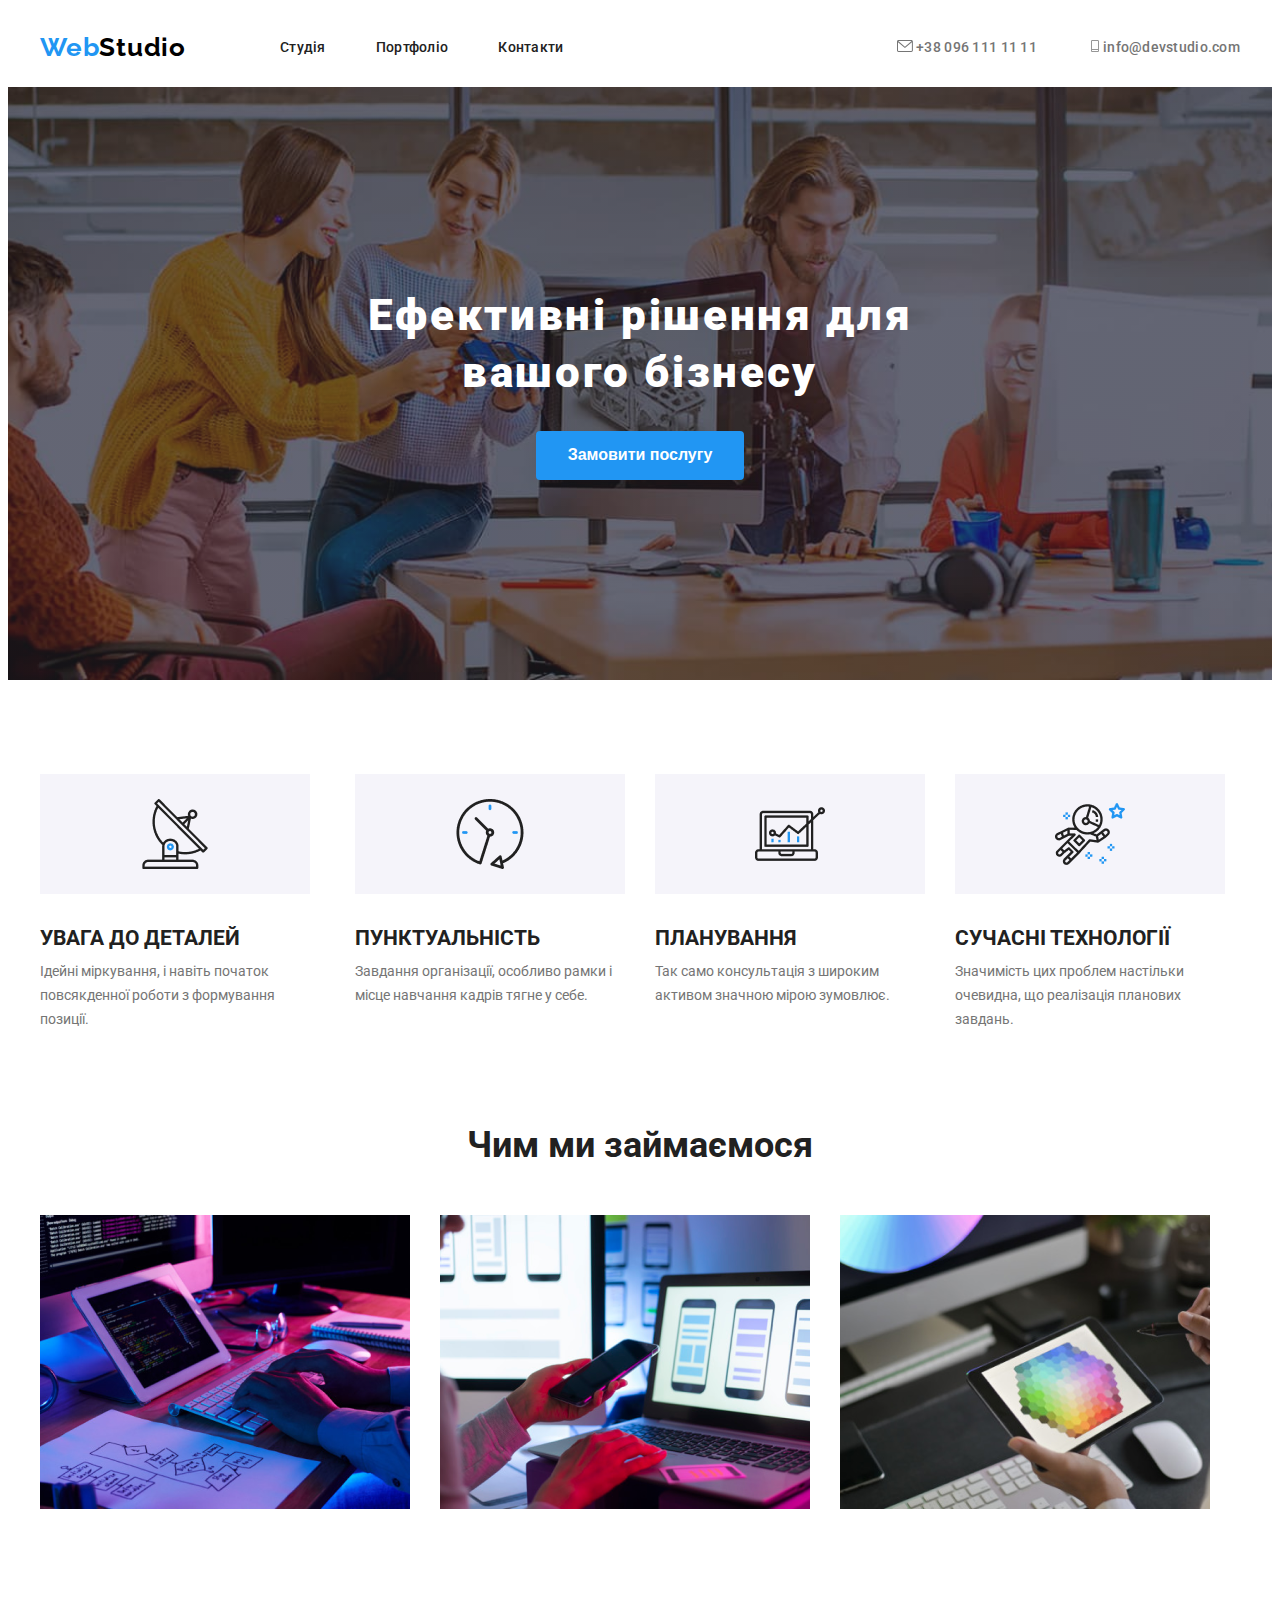
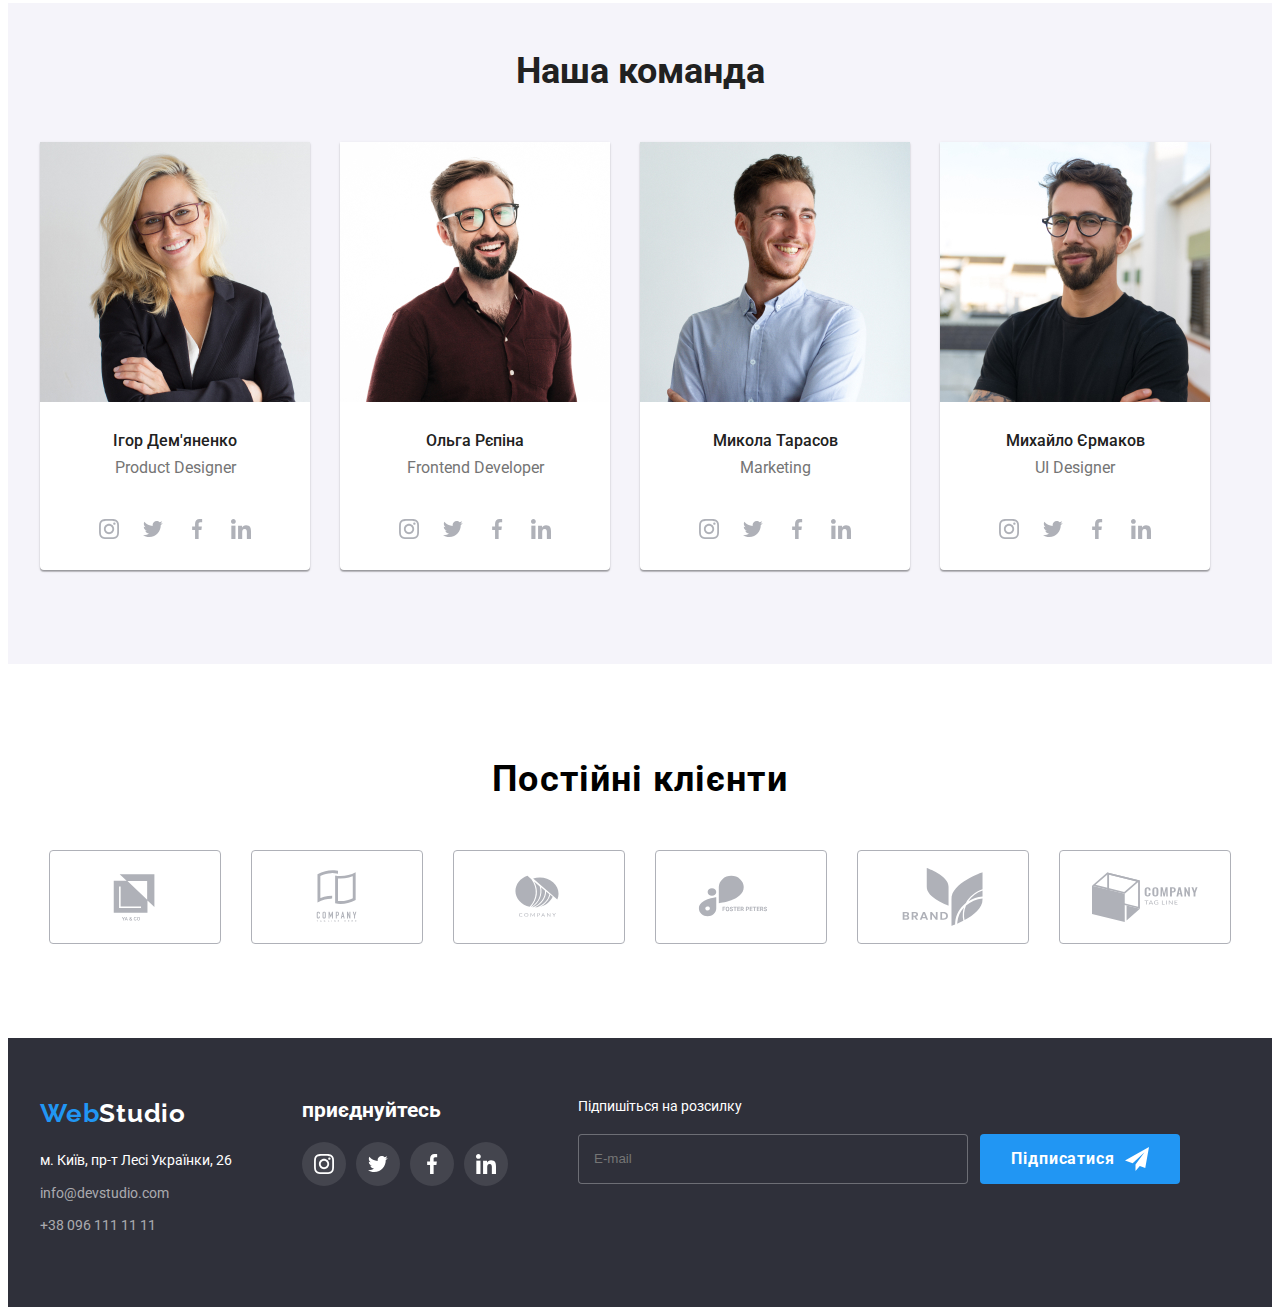
<file: index.html>
<!DOCTYPE html>
<html>

  <head>
    <meta charset="utf-8">
    <meta name="viewport" content="width=device-width">
    <title>Document</title>
    <link rel="stylesheet" href=" https://cdnjs.cloudflare.com/ajax/libs/modern-normalize/2.0.0/modern-normalize.min.css " integrity="sha512-4xo8blKMVCiXpTaLzQSLSw3KFOVPWhm/TRtuPVc4WG6kUgjH6J03IBuG7JZPkcWMxJ5huwaBpOpnwYElP/m6wg ==" crossorigin="anonymous" referrerpolicy="no-referrer" />
    <link rel="preconnect" href="https://fonts.googleapis.com">
    <link rel="preconnect" href="https://fonts.gstatic.com" crossorigin>

    <link href="https://fonts.googleapis.com/css2?family=Raleway:wght@700&family=Roboto:wght@400;700;900&display=swap" rel="stylesheet">

    <link rel="stylesheet" href="./css/reset.css"/>
    <link rel="stylesheet" href="./css/style.css"/>
    <link rel="stylesheet" href="./web-studio.js">
  </head>

  <body>
      <header class="header">
    
        <div class="container">
          <div class="header-wrap">

          <a href="" class="logo">Web<span class="header-logo">Studio</span></a>

          <nav class="nav">

              <ul class="nav-list">
                <li class="nav-list-item"><a href="" class="nav-list-link">Студія</a>
                  <div class="box">
                    <div class="overlay"></div>
                  </div></li>
                <li class="nav-list-item"><a href="./portfolio.html" class="nav-list-link">Портфоліо</a>
                  <div class="box">
                    <div class="overlay"></div>
                  </div></li>
                <li class="nav-list-item"><a href="" class="nav-list-link">Контакти</a>
                  <div class="box">
                    <div class="overlay"></div>
                  </div></li>
              </ul>

          </nav>

            <ul class="contact-list">
              <li class="contacts-list-item"><a href="+38 096 111 11 11" class="contact-list-link"> <svg class="contact-list-svg" width="16" height="12"><use href="./symbol-defs.svg#icon-e-mail"></use></svg> +38 096 111 11 11</a></li>
              <li class="contacts-list-item"><a href="tel:+38 096 111 11 11" class="contact-list-link"> <svg class="contact-list-svg" width="16" height="12"><use href="./symbol-defs.svg#icon-call"></use></svg>info@devstudio.com</a></li>
            </ul>
          </div>
        </div>
      </header>

      <main>
        <section class="section-hero">
            <div class="container">
              <h1 class="hero-title" >Ефективні рішення для вашого бізнесу</h1>
              <button class="hero-btn" data-modal-open>Замовити послугу</button>
              
              
            </div>
        </section>
        <section class="section-features">
          <div class="container">
        <ul class="features-list">
          <li class="features-list-item features-list-item-first">   
            <h2 class="features-list-title">УВАГА ДО ДЕТАЛЕЙ</h2>
            <p class="features-list-text">Ідейні міркування, і навіть початок повсякденної роботи з формування позиції.</p>
          </li>
          <li class="features-list-item features-list-item-second">
            <h2 class="features-list-title">ПУНКТУАЛЬНІСТЬ</h2>
            <p class="features-list-text">Завдання організації, особливо рамки і місце навчання кадрів тягне у себе.</p>
          </li>
          <li class="features-list-item features-list-item-third">
            <h2 class="features-list-title">ПЛАНУВАННЯ</h2>
            <p class="features-list-text">Так само консультація з широким активом значною мірою зумовлює.</p>
          </li>
          <li class="features-list-item features-list-item-fourth">
            <h2 class="features-list-title">СУЧАСНІ ТЕХНОЛОГІЇ</h2>
            <p class="features-list-text">Значимість цих проблем настільки очевидна, що реалізація планових завдань.</p>
          </li>
        </ul>
          </div>
        </section>
        <section class="section-work">
          <div class="container">
            
            <h3 class="section-work-title">Чим ми займаємося</h3>

            <ul class="work-list">
              <li class="work-list-item"><img src="./img/photo-web-studio-first.png" alt="" class="work-list-img"></li>
              <li class="work-list-item"><img src="./img/photo-web-studio-second.png" alt="" class="work-list-img"></li>
              <li class="work-list-item"><img src="./img/photo-web-studio-thirth.png" alt="" class="work-list-img"></li>
            </ul>

        </div>
        </section>
        <section class="section-team">

          <div class="container">
             <h2 class="section-team-title">Наша команда</h2>
          <ul class="team-list">
            <li class="team-list-item">
              <img src="./img/photo-team-first.jpg" alt="" class="team-list-img">
              <h5 class="team-list-title">Ігор Дем'яненко</h5>
              <p class="team-list-desc">Product Designer</p>
              <ul class="icon-team-list">
                  <li class="icon-team-list-item"><a href="" class="icon-team-list-link"><svg class="team-icon-svg" width="20" height="20"><use href="./symbol-defs.svg#icon-instagram"></use></svg></a></li>
                  <li class="icon-team-list-item"><a href="" class="icon-team-list-link"><svg class="team-icon-svg" width="20" height="20"><use href="./symbol-defs.svg#icon-twitter"></use></svg></a></li>
                  <li class="icon-team-list-item"><a href="" class="icon-team-list-link"><svg class="team-icon-svg" width="20" height="20"><use href="./symbol-defs.svg#icon-facebook"></use></svg></a></li>
                  <li class="icon-team-list-item"><a href="" class="icon-team-list-link"><svg class="team-icon-svg" width="20" height="20"><use href="./symbol-defs.svg#icon-linkedin"></use></svg></a></li>
              </ul>
              
            </li>
            <li class="team-list-item">
              <img src="./img/photo-team-second.jpg" alt="" class="team-list-img">
              <h5 class="team-list-title">Ольга Рєпіна</h5>
              <p class="team-list-desc">Frontend Developer</p>
              <ul class="icon-team-list">
                <li class="icon-team-list-item"><a href="" class="icon-team-list-link"><svg class="team-icon-svg" width="20" height="20"><use href="./symbol-defs.svg#icon-instagram"></use></svg></a></li>
                <li class="icon-team-list-item"><a href="" class="icon-team-list-link"><svg class="team-icon-svg" width="20" height="20"><use href="./symbol-defs.svg#icon-twitter"></use></svg></a></li>
                <li class="icon-team-list-item"><a href="" class="icon-team-list-link"><svg class="team-icon-svg" width="20" height="20"><use href="./symbol-defs.svg#icon-facebook"></use></svg></a></li>
                <li class="icon-team-list-item"><a href="" class="icon-team-list-link"><svg class="team-icon-svg" width="20" height="20"><use href="./symbol-defs.svg#icon-linkedin"></use></svg></a></li>
            </ul>
            </li>
            <li class="team-list-item">
              <img src="./img/photo-team-thirth.jpg" alt="" class="team-list-img">
              <h5 class="team-list-title">Микола Тарасов</h5>
              <p class="team-list-desc">Marketing</p>
              <ul class="icon-team-list">
                <li class="icon-team-list-item"><a href="" class="icon-team-list-link"><svg class="team-icon-svg" width="20" height="20"><use href="./symbol-defs.svg#icon-instagram"></use></svg></a></li>
                <li class="icon-team-list-item"><a href="" class="icon-team-list-link"><svg class="team-icon-svg" width="20" height="20"><use href="./symbol-defs.svg#icon-twitter"></use></svg></a></li>
                <li class="icon-team-list-item"><a href="" class="icon-team-list-link"><svg class="team-icon-svg" width="20" height="20"><use href="./symbol-defs.svg#icon-facebook"></use></svg></a></li>
                <li class="icon-team-list-item"><a href="" class="icon-team-list-link"><svg class="team-icon-svg" width="20" height="20"><use href="./symbol-defs.svg#icon-linkedin"></use></svg></a></li>
            </ul>
            </li>
            <li class="team-list-item">
              <img src="./img/photo-team-firth.jpg" alt="" class="team-list-img">
              <h5 class="team-list-title">Михайло Єрмаков</h5>
              <p class="team-list-desc">UI Designer</p>
              <ul class="icon-team-list">
                <li class="icon-team-list-item"><a href="" class="icon-team-list-link"><svg class="team-icon-svg" width="20" height="20"><use href="./symbol-defs.svg#icon-instagram"></use></svg></a></li>
                <li class="icon-team-list-item"><a href="" class="icon-team-list-link"><svg class="team-icon-svg" width="20" height="20"><use href="./symbol-defs.svg#icon-twitter"></use></svg></a></li>
                <li class="icon-team-list-item"><a href="" class="icon-team-list-link"><svg class="team-icon-svg" width="20" height="20"><use href="./symbol-defs.svg#icon-facebook"></use></svg></a></li>
                <li class="icon-team-list-item"><a href="" class="icon-team-list-link"><svg class="team-icon-svg" width="20" height="20"><use href="./symbol-defs.svg#icon-linkedin"></use></svg></a></li>
            </ul>
            </li>
          </ul>
        </div>
        </section>
        <section class="section-clients">
          <div class="container">
            <h2 class="company-title">Постійні клієнти</h2>
            <ul class="company-list">
              <li class="company-list-item"><a href="" class="company-list-link"><svg class="company-list-svg" width="106" height="60"><use href="./symbol-defs.svg#icon-YA-CO" class="company-list-img"></use></svg></a></li>
              <li class="company-list-item"><a href="" class="company-list-link"><svg class="company-list-svg" width="106" height="60"><use href="./symbol-defs.svg#icon-COMPANY-tagline" class="company-list-img"></use></svg></a></li>
              <li class="company-list-item"><a href="" class="company-list-link"><svg class="company-list-svg" width="106" height="60"><use href="./symbol-defs.svg#icon-company" class="company-list-img"></use></svg></a></li>
              <li class="company-list-item"><a href="" class="company-list-link"><svg class="company-list-svg" width="106" height="60"><use href="./symbol-defs.svg#icon-foster-peters" class="company-list-img"></use></svg></a></li>
              <li class="company-list-item"><a href="" class="company-list-link"><svg class="company-list-svg" width="106" height="60"><use href="./symbol-defs.svg#icon-brand" class="company-list-img"></use></svg></a></li>
              <li class="company-list-item"><a href="" class="company-list-link"><svg class="company-list-svg" width="106" height="60"><use href="./symbol-defs.svg#icon-company-box" class="company-list-img"></use></svg></a></li>
            </ul>

          </div>
        </section>

      </main>

      <footer class="footer">
        
        <div class="container">
    <div class="footer-wrap">
      <div>
        <a href="" class="logo">Web<span class="footer-logo">Studio</span></a>
        <address class="address">
         <ul class="address-list">
          <li class="addres-list-item"><a href="https://www.google.com/maps/place/бульвар+Лесі+Українки,+26,+Київ,+02000/@50.4265807,30.5358109,17z/data=!3m1!4b1!4m6!3m5!1s0x40d4cf0e033ecbe9:0x57a4dffefec77da0!8m2!3d50.4265807!4d30.5383858!16s%2Fg%2F1tctq5jv?hl=uk-UK&entry=ttu" class="address-list-link address-list-link-street" class="address-list-link address-list-link-street">м. Київ, пр-т Лесі Українки, 26</a></li>
          <li class="addres-list-item"><a href="" class="address-list-link">info@devstudio.com</a></li>
          <li class="addres-list-item"><a href="" class="address-list-link">+38 096 111 11 11</a></li>
         </ul>
        </address>
      </div>

      <div class="footer-comercial">
        <h2 class="footer-comercial-title">приєднуйтесь</h2>
        <ul class="icon-footer-list">
          <li class="icon-footer-list-item"><a href="" class="icon-footer-list-link"><svg class="footer-icon-svg" width="20" height="20"><use href="./symbol-defs.svg#icon-instagram"></use></svg></a></li>
          <li class="icon-footer-list-item"><a href="" class="icon-footer-list-link"><svg class="footer-icon-svg" width="20" height="20"><use href="./symbol-defs.svg#icon-twitter"></use></svg></a></li>
          <li class="icon-footer-list-item"><a href="" class="icon-footer-list-link"><svg class="footer-icon-svg" width="20" height="20"><use href="./symbol-defs.svg#icon-facebook"></use></svg></a></li>
          <li class="icon-footer-list-item"><a href="" class="icon-footer-list-link"><svg class="footer-icon-svg" width="20" height="20"><use href="./symbol-defs.svg#icon-linkedin"></use></svg></a></li>
      </ul>
      </div>

      <div>
        <p class="footer-form-title">Підпишіться на розсилку</p>
        <form action="" class="footer-form">
          <input type="email" placeholder="E-mail" class="footer-comercial-input">
          <button class="footer-form-button">
            Підписатися
          <svg  width="24" height="24"><use href="./symbol-defs.svg#icon-telegram"></use></svg>
          </button>
        </form>
      </div>
    </div>
  </div>
      </footer>
    
  </body>

</html>
</file>
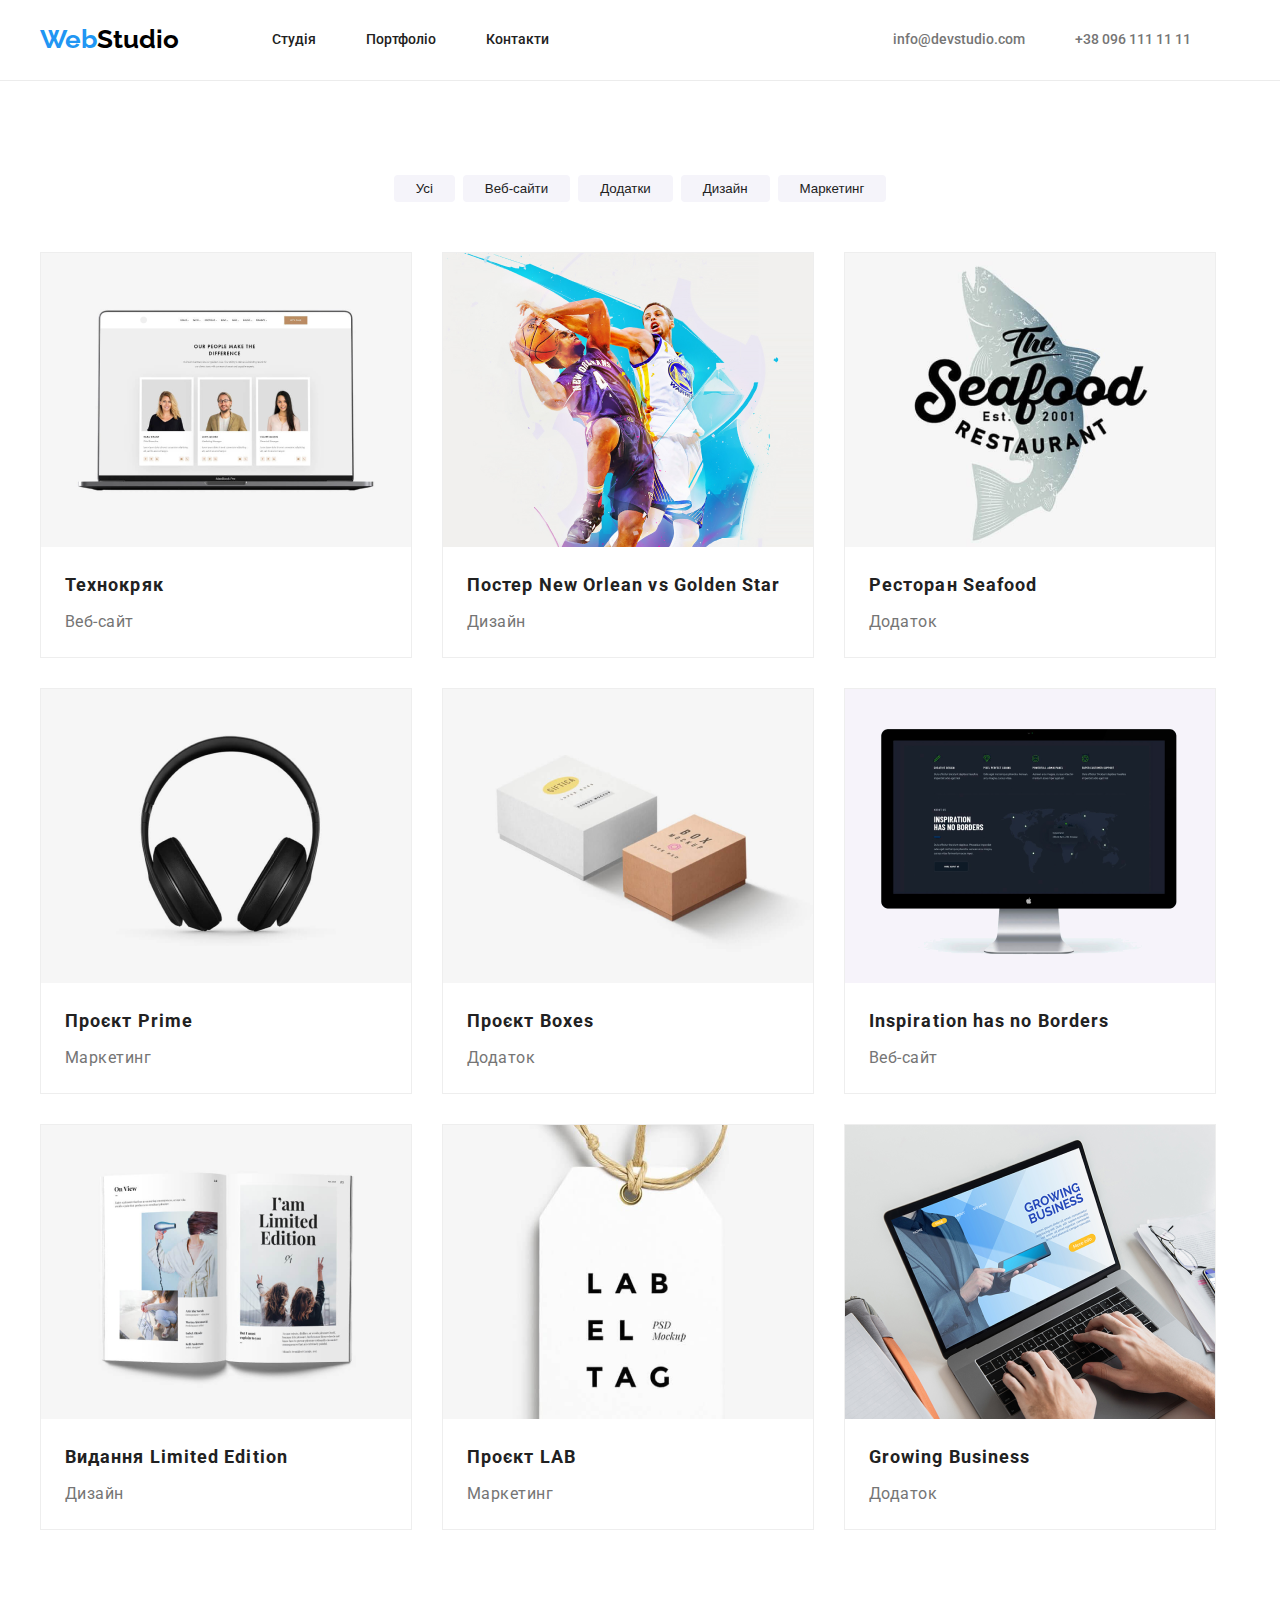
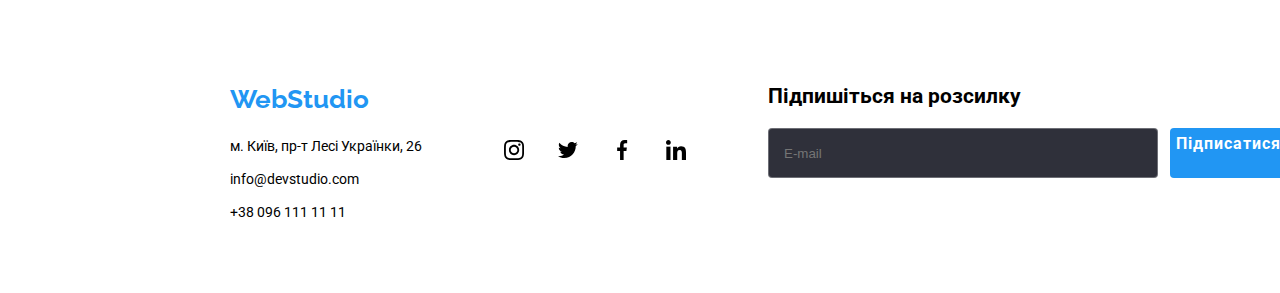
<file: portfolio.html>
<!DOCTYPE html>
<html>

  <head>
    <meta charset="utf-8">
    <meta name="viewport" content="width=device-width">
    <title>Document</title>
    <link rel="preconnect" href="https://fonts.googleapis.com">
    <link rel="preconnect" href="https://fonts.gstatic.com" crossorigin>
    <link href="https://fonts.googleapis.com/css2?family=Oleo+Script&family=Raleway:wght@700&family=Roboto:wght@500&display=swap" rel="stylesheet">
    <link rel="stylesheet" href="./css/reset.css">
    <link rel="stylesheet" href="./css/porfolio.css">
    
  </head>
  <body>
      <header class="header">
        <div class="container">
        <div class="header-wrap">
         <a href="" class="logo">Web<span class="logo-header">Studio</span></a>
         <nav class="nav">
          <ul class="nav-list">
            <li class="nav-list-item"><a href="./index.html" class="nav-list-link">Студія</a></li>
            <li class="nav-list-item"><a href="" class="nav-list-link">Портфоліо</a></li>
            <li class="nav-list-item"><a href="" class="nav-list-link">Контакти</a></li>
          </ul>
         </nav>
      <ul class="contacts-list">
        <li class="contacts-list-item"><a href="mailto:info@devstudio.com" class="contacts-list-link">info@devstudio.com</a>
        </li>
        <li class="contacts-list-item"><a href="tel:+38 096 111 11 11" class="contacts-list-link">+38 096 111 11 11</a>
        </li>
    
      </ul>
    </div>
  </div>
      </header>
      <main>

        <section class="portfolio-section">
          <div class="container">

        <ul class="filter-list">
          <li class="filter-list-item"><button class="filter-list-btn">Усі</button></li>
          <li class="filter-list-item"><button class="filter-list-btn">Веб-сайти</button></li>
          <li class="filter-list-item"><button class="filter-list-btn">Додатки</button></li>
          <li class="filter-list-item"><button class="filter-list-btn">Дизайн</button></li>
          <li class="filter-list-item"><button class="filter-list-btn">Маркетинг</button></li>
        </ul>

        <ul class="portfolio-list">
          <li class="portfolio-list-item">
            <img src="./portfolio-img/portfolio-first.png" alt="photo-portfolio" class="portfolio-list-img">
            <div class="features-list-wrap">
              <h3 class="portfolio-list-title">Технокряк</h3>
              <p class="portfolio-list-description">Веб-сайт</p>
            </div>

          </li>
          <li class="portfolio-list-item">
            <img src="./portfolio-img/portfolio-second.png" alt="photo-portfolio" class="portfolio-list-img">
            <div class="features-list-wrap">
              <h3 class="portfolio-list-title">Постер New Orlean vs Golden Star</h3>
              <p class="portfolio-list-description">Дизайн</p>
            </div>
          </li>
          <li class="portfolio-list-item">
            <img src="./portfolio-img/portfolio-thirth.png" alt="photo-portfolio" class="portfolio-list-img">
            <div class="features-list-wrap">
              <h3 class="portfolio-list-title">Ресторан Seafood</h3>
              <p class="portfolio-list-description">Додаток</p>
            </div>
          </li>
          <li class="portfolio-list-item">
            <img src="./portfolio-img/portfolio-fourth.png" alt="photo-portfolio" class="portfolio-list-img">
            <div class="features-list-wrap">
              <h3 class="portfolio-list-title">Проєкт Prime</h3>
              <p class="portfolio-list-description">Маркетинг</p>
            </div>
          </li>
          <li class="portfolio-list-item">
            <img src="./portfolio-img/portfolio-fifth.png" alt="photo-portfolio" class="portfolio-list-img">
            <div class="features-list-wrap">
              <h3 class="portfolio-list-title">Проєкт Boxes</h3>
              <p class="portfolio-list-description">Додаток</p>
            </div>
          </li>
          <li class="portfolio-list-item">
            <img src="./portfolio-img/portfolio-sixth.png" alt="photo-portfolio" class="portfolio-list-img">
            <div class="features-list-wrap">
              <h3 class="portfolio-list-title">Inspiration has no Borders</h3>
              <p class="portfolio-list-description">Веб-сайт</p>
            </div>
          </li>
          <li class="portfolio-list-item">
            <img src="./portfolio-img/portfolio-seventh.png" alt="photo-portfolio" class="portfolio-list-img">
            <div class="features-list-wrap">
              <h3 class="portfolio-list-title">Видання Limited Edition</h3>
              <p class="portfolio-list-description">Дизайн</p>
            </div>
          </li>
          <li class="portfolio-list-item">
            <img src="./portfolio-img/portfolio-eighth.png" alt="photo-portfolio" class="portfolio-list-img">
            <div class="features-list-wrap">
              <h3 class="portfolio-list-title">Проєкт LAB</h3>
              <p class="portfolio-list-description">Маркетинг</p>
            </div>
          </li>
          <li class="portfolio-list-item">
            <img src="./portfolio-img/portfolio-nineth.png" alt="photo-portfolio" class="portfolio-list-img">
            <div class="features-list-wrap">
              <h3 class="portfolio-list-title">Growing Business</h3>
              <p class="portfolio-list-description">Додаток</p>
            </div>
           
          </li>
        </ul>


        </div>
        </section>

        <footer class="footer">
        
          <div class="container">
      <div class="footer-wrap">
        <div>
          <a href="" class="logo">Web<span class="footer-logo">Studio</span></a>
          <address class="address">
           <ul class="address-list">
            <li class="addres-list-item"><a href="https://www.google.com/maps/place/бульвар+Лесі+Українки,+26,+Київ,+02000/@50.4265807,30.5358109,17z/data=!3m1!4b1!4m6!3m5!1s0x40d4cf0e033ecbe9:0x57a4dffefec77da0!8m2!3d50.4265807!4d30.5383858!16s%2Fg%2F1tctq5jv?hl=uk-UK&entry=ttu" class="address-list-link address-list-link-street" class="address-list-link address-list-link-street">м. Київ, пр-т Лесі Українки, 26</a></li>
            <li class="addres-list-item"><a href="" class="address-list-link">info@devstudio.com</a></li>
            <li class="addres-list-item"><a href="" class="address-list-link">+38 096 111 11 11</a></li>
           </ul>
          </address>
        </div>
  
        <div class="footer-comercial">
          <h2 class="footer-comercial-title">приєднуйтесь</h2>
          <ul class="icon-footer-list">
            <li class="icon-footer-list-item"><a href="" class="icon-footer-list-link"><svg class="footer-icon-svg" width="20" height="20"><use href="./symbol-defs.svg#icon-instagram"></use></svg></a></li>
            <li class="icon-footer-list-item"><a href="" class="icon-footer-list-link"><svg class="footer-icon-svg" width="20" height="20"><use href="./symbol-defs.svg#icon-twitter"></use></svg></a></li>
            <li class="icon-footer-list-item"><a href="" class="icon-footer-list-link"><svg class="footer-icon-svg" width="20" height="20"><use href="./symbol-defs.svg#icon-facebook"></use></svg></a></li>
            <li class="icon-footer-list-item"><a href="" class="icon-footer-list-link"><svg class="footer-icon-svg" width="20" height="20"><use href="./symbol-defs.svg#icon-linkedin"></use></svg></a></li>
        </ul>
        </div>
  
        <div>
          <h2 class="footer-form-title">Підпишіться на розсилку</h2>
          <form action="" class="footer-form">
            <input type="email" placeholder="E-mail" class="footer-comercial-input">
            <button class="footer-form-button">
              Підписатися
            <svg><use href="./symbol-defs.svg#icon-telegram" width="24" height="24"></use></svg>
            </button>
          </form>
        </div>
      </div>
        </footer>
      
    </body>
  
  </html>
</file>
<file: css/style.css>
:root{
    --black-main-color: rgba(0, 0, 0, 1);
    --blue-main-color: rgba(33, 150, 243, 1);
    --descript-and-header-color: rgba(33, 33, 33, 1);
    --p-color: rgba(117, 117, 117, 1);
    --bg-color: rgba(47, 48, 58, 1);
    --white-main-color: rgba(236, 236, 236, 1);
    --footer-mail-number-color: rgba(255, 255, 255, 0.6);
    --adress-hero-color: rgba(255, 255, 255, 1);
    --team-bg-color: rgba(245, 244, 250, 1);
    --bgimg-color:rgba(245, 244, 250, 1);
    --section-hero-bg-color-for-img:rgba(47, 48, 58, 0.4);
}

.container{
    padding-left: 15px;
    padding-right: 15px;
    width: 1200px;
    margin: 0 auto;
}

.header{
    background-color: var(--white-main-color);
    padding: 24px 0px;
    background-color: rgba(255, 255, 255, 1);
}

.header-wrap{
    display: flex;
    align-items: center;
    gap: 94px;
    
    
}

  

    .logo{
    font-family: Raleway;
    font-size: 26px;
    font-weight: 700;
    line-height: 31px;
    letter-spacing: 0.03em;
    color: var(--blue-main-color);
    }

    .header-logo{
    color: var(--black-main-color);
    }

    .footer-logo{
    color: var(--adress-hero-color);

    }




body{
    font-family: Roboto;
    font-size: 14px;
}

.nav-list{
    display: flex;
    gap: 50px;
    align-items: center;

   
}

.nav-list-link::after{
    
}

.nav-list-link:hover{
    color: rgba(33, 150, 243, 1);
}

.nav-list-link:hover{
    color: rgba(33, 150, 243, 1);
}

.nav-list-link{
    font-weight: 500;
    line-height: 1.1;
}

.nav-list-item{
    font-weight: 500;
    line-height: 16px;
    letter-spacing: 0.02em;
}


.contact-list-link{
    color: var(--p-color);
}

.contact-list-svg{
    fill: currentColor;
}

.contact-list-link:hover{
    color: rgba(33, 150, 243, 1);
}

.nav-list-link{
font-weight: 500;
line-height: 1.1;
letter-spacing: 0.02em;

color: #212121;
}

.contact-list{
    display: flex;
    gap: 50px;
    align-items: center;
    margin-left: auto;
}

.contacts-list-item{

}

.contact-list-link{
    font-weight: 500;
    line-height: 1.1;
    letter-spacing: 0.02em;
    color: var(--p-color);
}

.section-hero{


    padding: 200px 0px;

    background-color: var(--bg-color);
    background-image:  linear-gradient(to right, rgba(47, 48, 58, 0.4), rgba(47, 48, 58, 0.4)) ,url("./img/bg-hero-img.jpg");
    background-repeat: no-repeat;
    background-position: center;
    background-size: cover;
    
}

.hero-title{
    font-size: 44px;
    font-weight: 900;
    line-height: 1.3;
    text-align: center;
    letter-spacing: 0.06em;

    color: var(--adress-hero-color);

    max-width: 696px;
    margin: 0 auto;
    padding-bottom: 30px;
}

.hero-btn{

    font-size: 16px;
    font-weight: 700;
    line-height: 1.8;
    color: var(--adress-hero-color);

    display: block;
    margin: 0 auto;
    padding: 10px 32px ;
    border-radius: 4px;
    background-color: var(--blue-main-color);

}





.section-features{

}

.features-list{
    padding-top: 94px; 
    padding-bottom: 94px;

    display: flex;
    gap: 30px;

}

.features-list-item::before{
    width: 270px;
    height: 120px;

    display: inline-block;

    content: "";
    background-color: var(--bgimg-color);
    background-repeat: no-repeat;
    background-position: center;
}

.features-list-item-first::before{
    background-image: url("./img/feature-img-first.png");

}

.features-list-item-second::before{
    background-image: url("./img/feature-img-second.png");
}

.features-list-item-third::before{
    background-image: url("./img/feature-img-thirth.png");
}

.features-list-item-fourth::before{
    background-image: url("./img/feature-img-fourth.png");
}

.features-list-title{
    font-weight: 700;
    line-height: 1.1;

    color: var(--descript-and-header-color);

    padding-bottom: 10px;
    padding-top: 30px;
}

.features-list-text{
    font-weight: 400;
    line-height: 1.7;
    color: var(--p-color);

}

.section-work{

}

.section-work-title{
    font-size: 36px;
    font-weight: 700;
    line-height: 1.1;
    color: var(--descript-and-header-color);

    display: flex;
    align-items: center;
    justify-content: center;

    padding-bottom: 50px;
}

.work-list{
    display: flex;
    gap: 30px;

    padding-bottom: 94px;
}

.work-list-item{

}

.work-list-img{
    
}

.section-team{
    background-color: var(--team-bg-color);
}

.team-list{
    display: flex;
    gap: 30px;
    padding-bottom: 94px;
}

.section-team-title{

    display: flex;
    justify-content: center;
    align-items: center;

    padding-top: 49px;
    padding-bottom: 50px;

    font-size: 36px;
    font-weight: 700;
    line-height: 1.1;
    color: var(--descript-and-header-color);
}



.icon-team-list-item:hover{
    background-color: rgba(33, 150, 243, 1);
    border-radius: 50%;
}

.team-icon-svg:hover{
    color: white;
}

.icon-team-list-link:hover{
    color: white;
}

.icon-team-list-link{
   color: rgba(175, 177, 184, 1);
   width: 44px;
   height: 44px;
   display: flex;
   justify-content: center;
   align-items: center;
}

.icon-team-list{
    display: flex;
    align-items: center;
    justify-content: center;
    
}

.team-icon-svg{
    fill: currentColor;
}

.team-list-item{
    background-color: var(--adress-hero-color);
    max-width: 270px;
    height: 428px;

    border-radius: 0px 0px 4px 4px;

    box-shadow: 0px 2px 1px 0px rgba(0, 0, 0, 0.2), 0px 1px 1px 0px rgba(0, 0, 0, 0.14), 0px 1px 3px 0px rgba(0, 0, 0, 0.12);

}

.team-list-title{
    font-size: 16px;
    font-weight: 500;
    line-height: 1.1;

    color: var(--descript-and-header-color);

    padding-bottom: 10px;
    padding-top: 30px;

    text-align: center;
}

.team-list-desc{
    font-size: 16px;
    font-weight: 400;
    line-height: 1.1;
    color: var(--p-color);

    padding-bottom: 30px;
    text-align: center;
}

.company-title{
    font-family: Roboto;
    font-size: 36px;
    font-weight: 700;
    line-height: 42px;
    letter-spacing: 0.03em;
    text-align: center;

    padding-bottom: 50px;
}

.company-list-link:hover{
    color: rgba(33, 150, 243, 1);
    border: 1px solid rgba(33, 150, 243, 1);
}

.company-list-link{
    display: flex;
    align-items: center;
    justify-content: center;
    height: 92px;
    width: 170px;

    color: rgba(175, 177, 184, 1);
    border: 1px solid rgba(175, 177, 184, 1);
    border-radius: 4px;
    
}

.section-clients{
    padding-top: 94px;
    padding-bottom: 94px;
}

.company-list-svg{
    fill: currentColor;

    
}

.company-list{
    display: flex;
    align-items: center;
    justify-content: center;
    gap: 30px;
}

.company-list-item{

}

.footer{
    background-color: var(--bg-color);

    padding: 60px 0px;


}


.address-list{
    padding-top: 20px;
}

.addres-list-item{
    
    padding-bottom: 9px;
}

.address-list-link{
    font-weight: 400;
    line-height: 1.7;
    color: var(--footer-mail-number-color);
}

.address-list-link-street{
    font-weight: 400;
    line-height: 1.7;
    color: var(--adress-hero-color);

}

.flex-wrap{
    display: flex;
}

.footer-comercial-title{
    margin-bottom: 20px;

    color: rgba(255, 255, 255, 1);
}

.icon-footer-list-item{

}

.icon-footer-list-link{
    width: 44px;
    height: 44px;
    background-color: rgba(255, 255, 255, 0.1);
    display: flex;
    justify-content: center;
    align-items: center;
    border-radius: 50%;
    color: var(--adress-hero-color);

}

.icon-footer-list{
    display: flex;
    gap: 10px;
}

.icon-footer-list-link:hover{
    background-color: rgba(33, 150, 243, 1);
}

.icon-footer-list-item{

}

.footer-icon-svg{
    fill: currentColor;
}

.footer-form-button{
    font-family: Roboto;
    font-size: 16px;
    font-weight: 700;
    line-height: 30px;
    letter-spacing: 0.06em;
    
    display: flex;
    width: 200px;
    height: 50px;
    justify-content: center;
    align-items: center;
    gap: 10px;
    border-radius: 4px;
    color: rgba(255, 255, 255, 1);
    background-color: rgba(33, 150, 243, 1);


}
.footer-comercial-input{
    padding: 15px;
    width: 358px;
    border-radius: 4px;
    background-color: rgba(47, 48, 58, 1);
    border: 1px solid rgba(255, 255, 255, 0.3);
}

.footer-form{
display: flex;
gap: 12px;
}

.footer-form-title{
    color: var(--adress-hero-color);
    margin-bottom: 20px;
}

.footer-wrap{
    display: flex;
    gap: 70px;
}
</file>
<file: css/porfolio.css>
:root{
    --blue-main: rgba(33, 150, 243, 1);
    --list-bg: rgba(238, 238, 238, 1);
    --white-main: rgba(255, 255, 255, 1);
    --footer-bg: rgba(47, 48, 58, 1);
    --border-bottom: rgba(236, 236, 236, 1);
    --contacts-grey: rgba(117, 117, 117, 1);
    --btn-col: rgba(245, 244, 250, 1);
    --footer-address: rgba(255, 255, 255, 0.6);
    --black-main: rgba(33, 33, 33, 1);
    --p-list: rgba(117, 117, 117, 1);
    --black-darkness: rgba(0, 0, 0, 1);
}

.container{
    padding-left: 15px;
    padding-right: 15px;
    width: 1200px;
    margin: 0 auto;
}

.header-wrap{
    display: flex;
    align-items: center;
    gap: 93px;

}

.header{
    padding-top: 24px;
    padding-bottom: 25px;

    border-bottom: solid 1px var(--border-bottom);
    background-color: var(--white-main);
}

body{
    font-family: Roboto;
    font-size: 14px;
    margin: 0 auto;
    text-align: left;
    
}

.logo{
    font-family: Raleway;
    font-size: 26px;
    font-weight: 700;
    line-height: 31px;
    

    color: var(--blue-main);
}

.logo-header{

    color: var(--black-darkness);
}

.nav{

}

.nav-list{
    display: flex;
    align-items: center;
    gap: 50px;
}

.nav-list-item{

}

.nav-list-link:hover{
    color: rgba(33, 150, 243, 1);
}

.nav-list-link{
font-weight: 500;
line-height: 1.1;

color: var(--black-main);
}

.contacts-list{
    display: flex;
    align-items: center;
    gap: 50px;
    padding-left: 251px;
}

.contacts-list-item{

}

.contacts-list-link{
    font-weight: 500;
    line-height: 1.1;  

    color: var(--p-list);
}

.portfolio-section{

}

.filter-list{
    display: flex;
    justify-content: center;
    align-items: center;
    gap: 8px;

    padding-top: 94px;
    padding-bottom: 50px;
}

.filter-list-item{

}

.filter-list-btn{
    background-color: var(--btn-col);
    color: var(--black-main);

    border-radius: 4px;

    padding: 6px 22px;
}

.filter-list-btn:hover{
    background-color: rgba(33, 150, 243, 1);
    color: rgba(255, 255, 255, 1);
}

.portfolio-list{
    display: flex;
    gap: 30px;
    flex-wrap: wrap;

    padding-bottom: 94px;
}


.portfolio-list-item{
    border: 1px solid var(--list-bg);
    max-width: 370px;

}   


.features-list-wrap{
    padding-left: 24px;
}

.portfolio-list-title{
    font-size: 18px;
    font-weight: 700;
    line-height: 36px;
    letter-spacing: 0.06em;
    text-align: left;

    color: var(--black-main);

    padding-top: 20px;
    padding-bottom: 4px;
}

.portfolio-list-description{
    font-size: 16px;
    font-weight: 400;
    line-height: 30px;
    letter-spacing: 0.03em;
    text-align: left;

    color: var(--p-list);

    padding-bottom: 20px;
}

.footer{
    background-color: var(--bg-color);

    padding: 60px 0px;
    padding-left: 215px;
    padding-right: 1154px;

}


.address-list{
    padding-top: 20px;
}

.addres-list-item{
    
    padding-bottom: 9px;
}

.address-list-link{
    font-weight: 400;
    line-height: 1.7;
    color: var(--footer-mail-number-color);
}

.address-list-link-street{
    font-weight: 400;
    line-height: 1.7;
    color: var(--adress-hero-color);

}

.flex-wrap{
    display: flex;
}

.footer-comercial-title{
    margin-bottom: 20px;

    color: rgba(255, 255, 255, 1);
}

.icon-footer-list-item{

}

.icon-footer-list-link{
    width: 44px;
    height: 44px;
    background-color: rgba(255, 255, 255, 0.1);
    display: flex;
    justify-content: center;
    align-items: center;
    border-radius: 50%;
    color: var(--adress-hero-color);

}

.icon-footer-list{
    display: flex;
    gap: 10px;
}

.icon-footer-list-link:hover{
    background-color: rgba(33, 150, 243, 1);
}

.icon-footer-list-item{

}

.footer-icon-svg{
    fill: currentColor;
}

.footer-form-button{
    font-family: Roboto;
    font-size: 16px;
    font-weight: 700;
    line-height: 30px;
    letter-spacing: 0.06em;
    
    display: flex;
    width: 200px;
    height: 50px;
    border-radius: 4px;
    color: rgba(255, 255, 255, 1);
    background-color: rgba(33, 150, 243, 1);


}
.footer-comercial-input{
    padding: 15px;
    width: 358px;
    border-radius: 4px;
    background-color: rgba(47, 48, 58, 1);
    border: 1px solid rgba(255, 255, 255, 0.3);
}

.footer-form{
display: flex;
gap: 12px;
}

.footer-form-title{
    color: var(--adress-hero-color);
    margin-bottom: 20px;
}

.footer-wrap{
    display: flex;
    gap: 70px;
}
</file>
